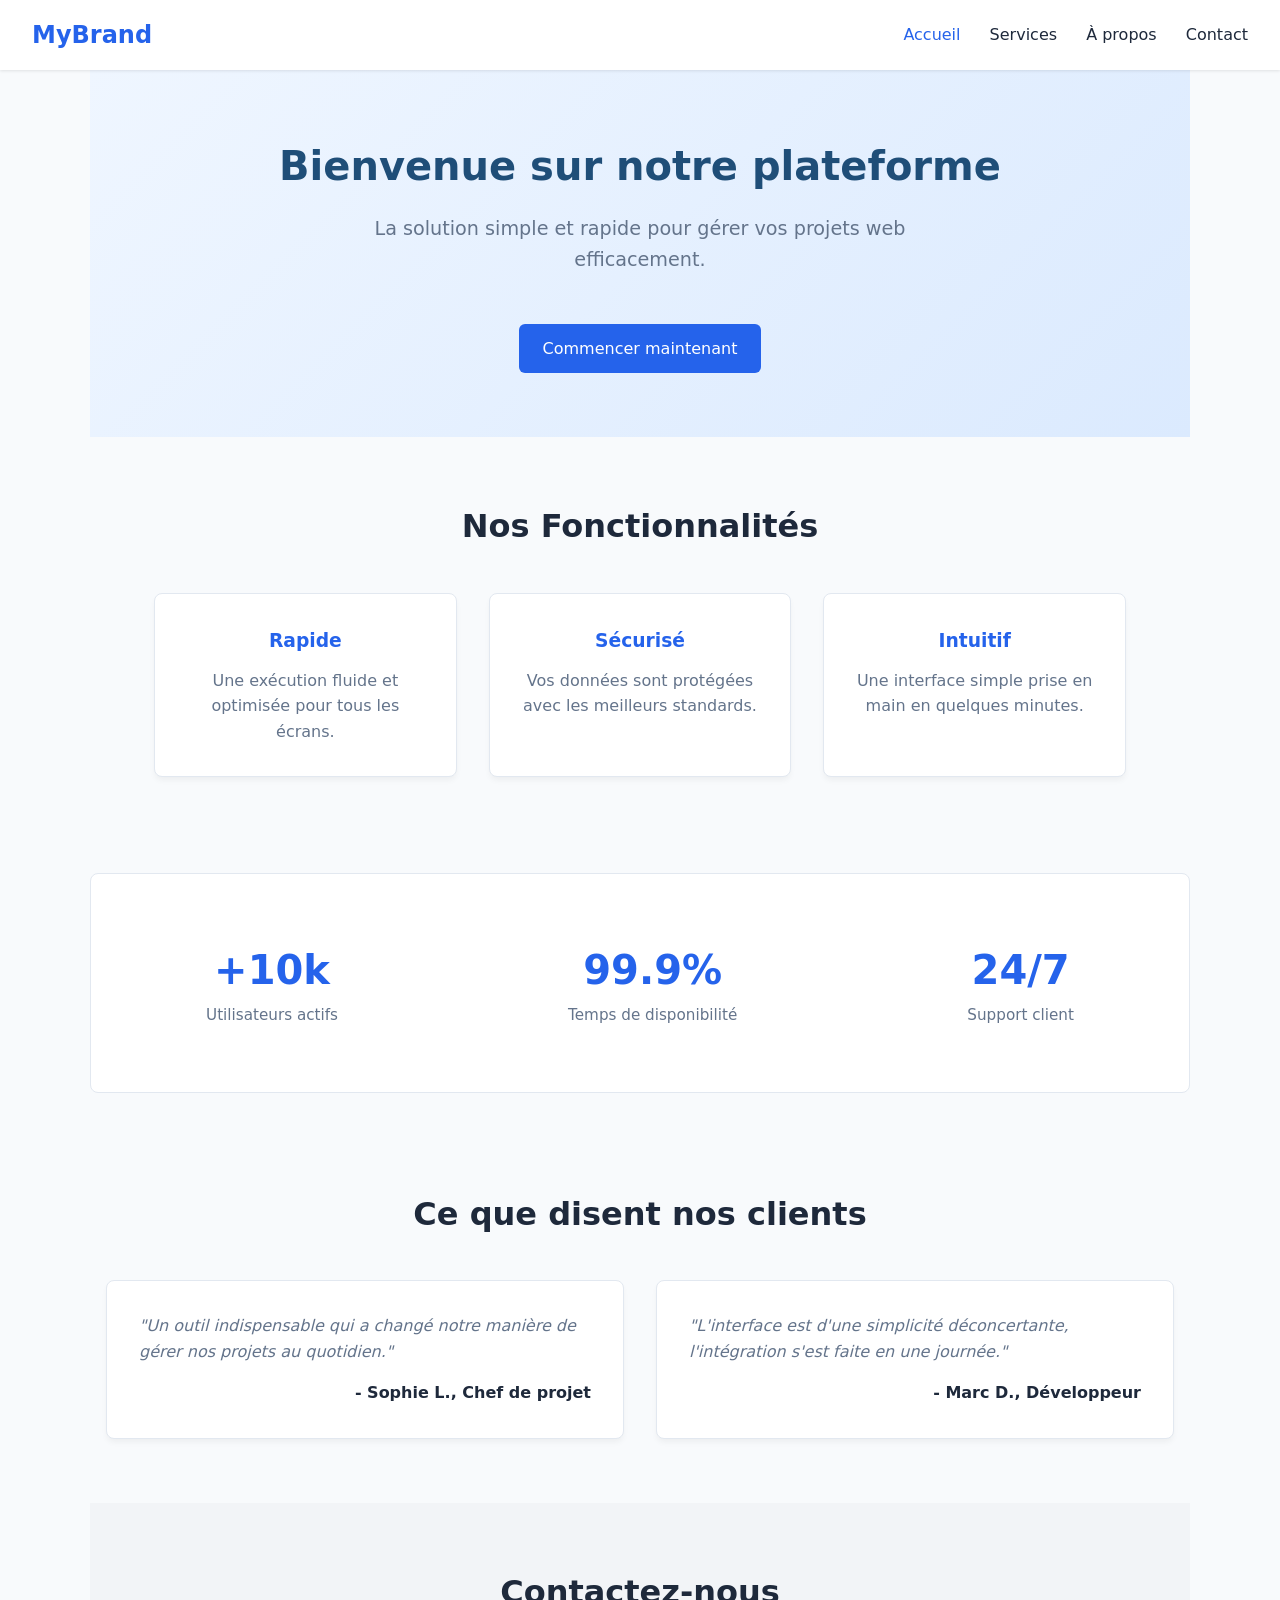
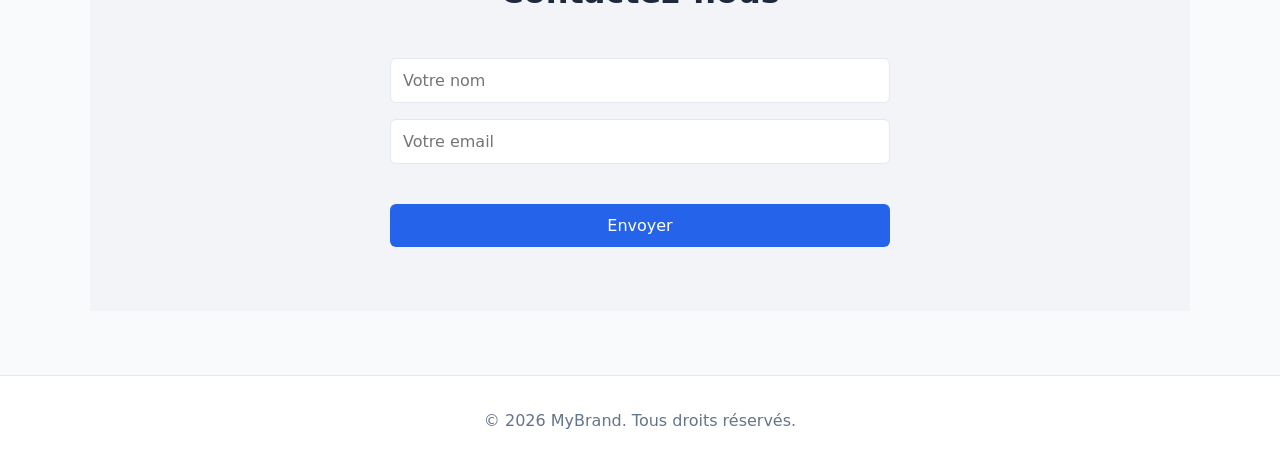
<file: index.html>
<!DOCTYPE html>
<html lang="fr">
<head>
  <meta charset="UTF-8">
  <meta name="viewport" content="width=device-width, initial-scale=1.0">
  <title>Accueil - Landing Page Project</title>
  <link rel="stylesheet" href="index.css">
</head>
<body>

  <!-- MA-02: Header -->
  <header class="navbar">
    <div class="logo">MyBrand</div>
    <nav>
      <a href="index.html" class="active">Accueil</a>
      <a href="services.html">Services</a>
      <a href="about.html">À propos</a>
      <a href="#contact">Contact</a>
    </nav>
  </header>

  <!-- MA-03: Hero Section -->
  <section id="hero" class="hero">
    <h1>Bienvenue sur notre plateforme</h1>
    <p>La solution simple et rapide pour gérer vos projets web efficacement.</p>
    <a href="#contact" class="btn">Commencer maintenant</a>
  </section>

  <!-- MA-04: Features Section -->
  <section id="features" class="features">
    <h2>Nos Fonctionnalités</h2>
    <div class="cards-container">
      <div class="card">
        <h3>Rapide</h3>
        <p>Une exécution fluide et optimisée pour tous les écrans.</p>
      </div>
      <div class="card">
        <h3>Sécurisé</h3>
        <p>Vos données sont protégées avec les meilleurs standards.</p>
      </div>
      <div class="card">
        <h3>Intuitif</h3>
        <p>Une interface simple prise en main en quelques minutes.</p>
      </div>
    </div>
  </section>

  <!-- NOUVELLE SECTION 1: Statistiques / Chiffres clés -->
  <section id="stats" class="stats">
    <div class="stats-grid">
      <div class="stat-item">
        <span class="number">+10k</span>
        <span class="label">Utilisateurs actifs</span>
      </div>
      <div class="stat-item">
        <span class="number">99.9%</span>
        <span class="label">Temps de disponibilité</span>
      </div>
      <div class="stat-item">
        <span class="number">24/7</span>
        <span class="label">Support client</span>
      </div>
    </div>
  </section>

  <!-- NOUVELLE SECTION 2: Témoignages clients -->
  <section id="testimonials" class="testimonials">
    <h2>Ce que disent nos clients</h2>
    <div class="cards-container">
      <div class="card testimonial-card">
        <p>"Un outil indispensable qui a changé notre manière de gérer nos projets au quotidien."</p>
        <span class="author">- Sophie L., Chef de projet</span>
      </div>
      <div class="card testimonial-card">
        <p>"L'interface est d'une simplicité déconcertante, l'intégration s'est faite en une journée."</p>
        <span class="author">- Marc D., Développeur</span>
      </div>
    </div>
  </section>

  <!-- MA-06: Contact Section -->
  <section id="contact" class="contact">
    <h2>Contactez-nous</h2>
    <form class="contact-form">
      <input type="text" placeholder="Votre nom" required>
      <input type="email" placeholder="Votre email" required>
      <button type="submit" class="btn">Envoyer</button>
    </form>
  </section>

  <div></div>

  <!-- MA-07: Footer -->
  <footer>
    <p>&copy; 2026 MyBrand. Tous droits réservés.</p>
  </footer>

</body>
</html>
</file>
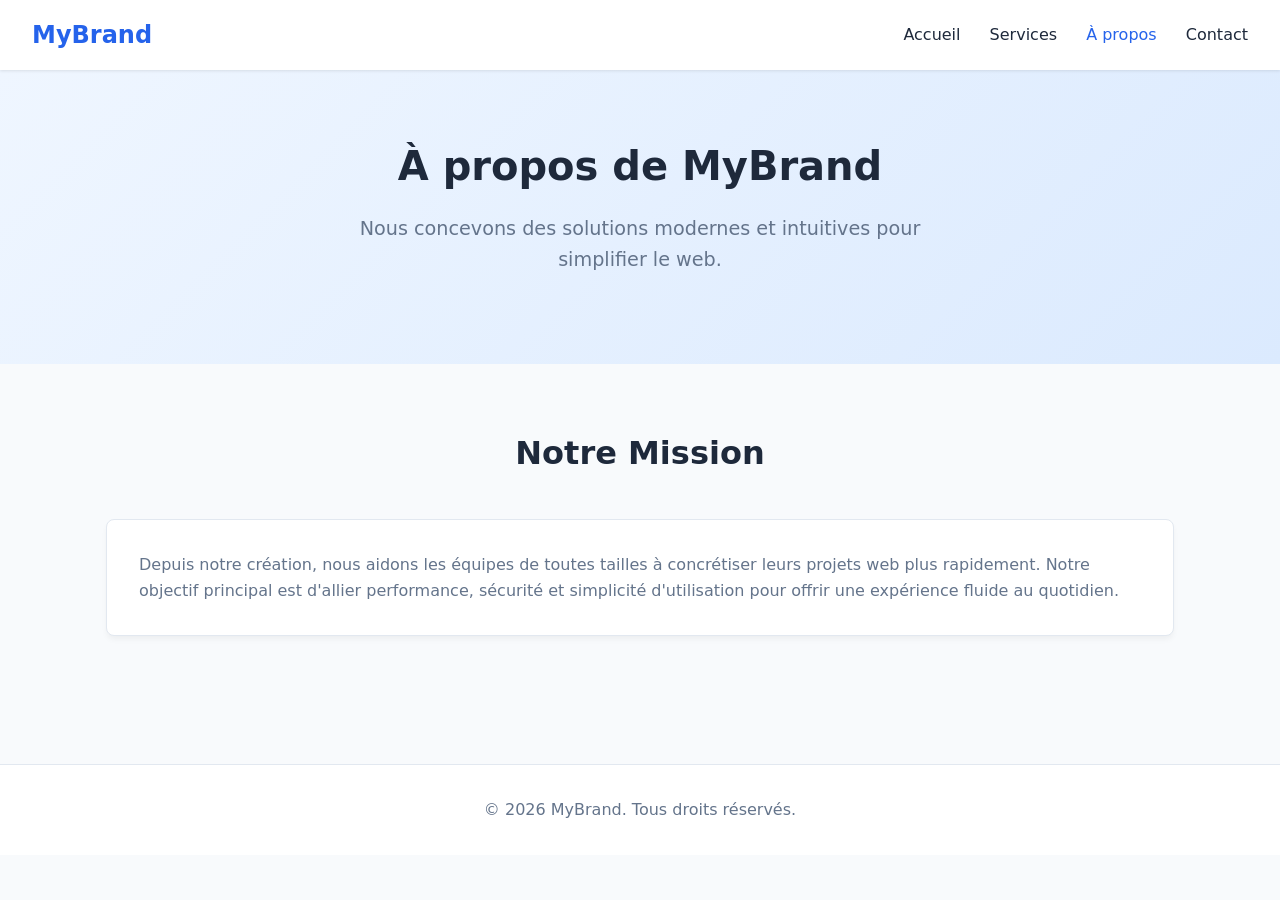
<file: about.html>
<!DOCTYPE html>
<html lang="fr">
<head>
  <meta charset="UTF-8">
  <meta name="viewport" content="width=device-width, initial-scale=1.0">
  <title>À propos - MyBrand</title>
  <link rel="stylesheet" href="index.css">
</head>
<body>

  <!-- Header -->
  <header class="navbar">
    <div class="logo">MyBrand</div>
    <nav>
      <a href="index.html">Accueil</a>
      <a href="services.html">Services</a>
      <a href="about.html" class="active">À propos</a>
      <a href="index.html#contact">Contact</a>
    </nav>
  </header>

  <!-- En-tête de la page -->
  <div class="page-header">
    <h1>À propos de MyBrand</h1>
    <p>Nous concevons des solutions modernes et intuitives pour simplifier le web.</p>
  </div>

  <!-- Notre Mission -->
  <section class="about-content">
    <h2>Notre Mission</h2>
    <div class="card">
      <p>Depuis notre création, nous aidons les équipes de toutes tailles à concrétiser leurs projets web plus rapidement. Notre objectif principal est d'allier performance, sécurité et simplicité d'utilisation pour offrir une expérience fluide au quotidien.</p>
    </div>
  </section>

  <div></div>

  <!-- Footer -->
  <footer>
    <p>&copy; 2026 MyBrand. Tous droits réservés.</p>
  </footer>

</body>
</html>
</file>
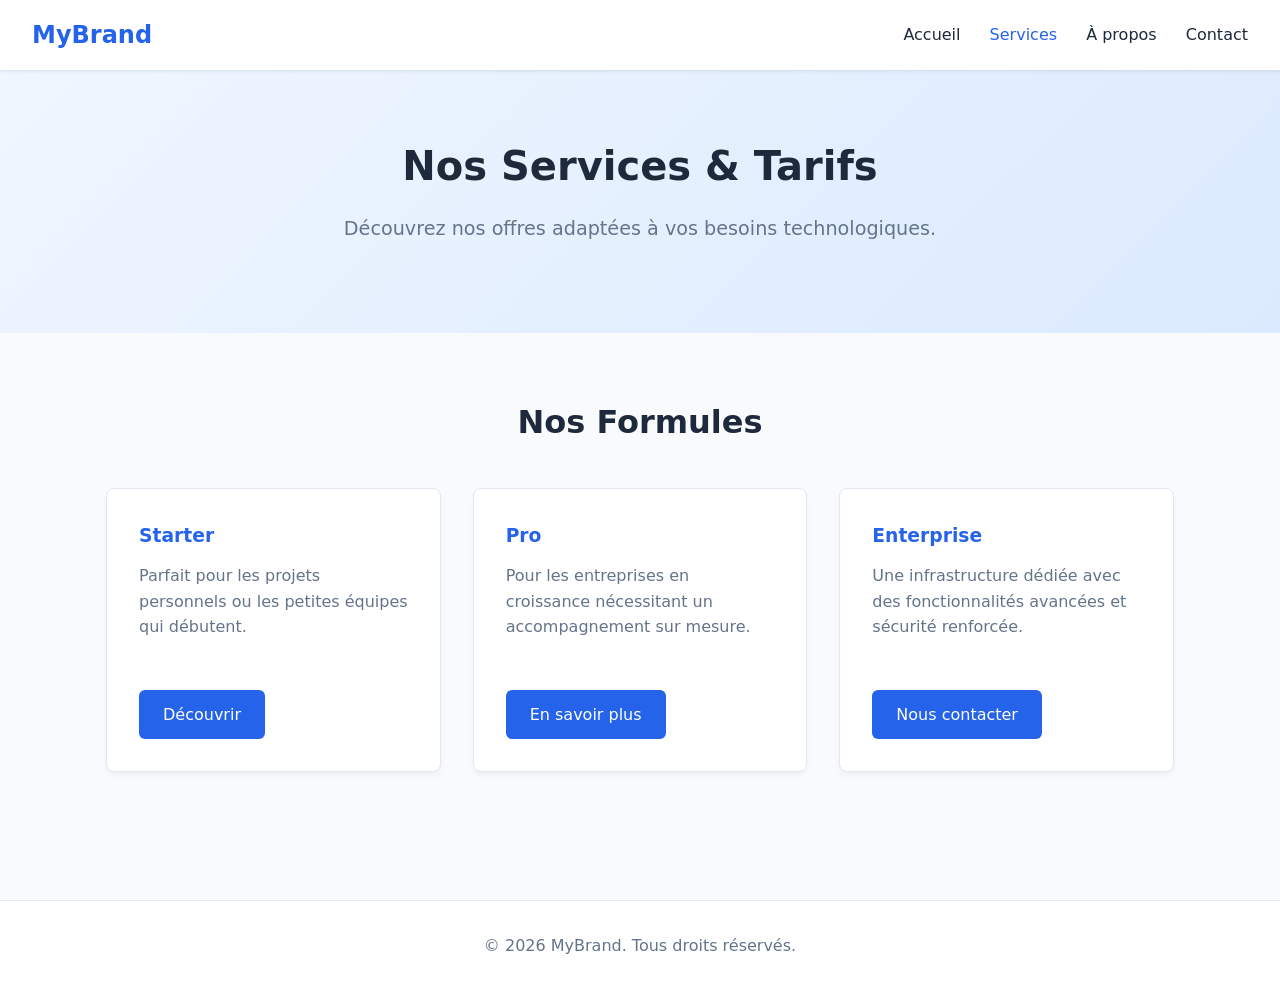
<file: services.html>
<!DOCTYPE html>
<html lang="fr">
<head>
  <meta charset="UTF-8">
  <meta name="viewport" content="width=device-width, initial-scale=1.0">
  <title>Nos Services - MyBrand</title>
  <link rel="stylesheet" href="index.css">
</head>
<body>

  <!-- Header -->
  <header class="navbar">
    <div class="logo">MyBrand</div>
    <nav>
      <a href="index.html">Accueil</a>
      <a href="services.html" class="active">Services</a>
      <a href="about.html">À propos</a>
      <a href="index.html#contact">Contact</a>
    </nav>
  </header>

  <!-- En-tête de la page -->
  <div class="page-header">
    <h1>Nos Services & Tarifs</h1>
    <p>Découvrez nos offres adaptées à vos besoins technologiques.</p>
  </div>

  <!-- Offres / Tarifs -->
  <section class="services-list">
    <h2>Nos Formules</h2>
    <div class="cards-container">
      <div class="card">
        <h3>Starter</h3>
        <p>Parfait pour les projets personnels ou les petites équipes qui débutent.</p>
        <br>
        <a href="index.html#contact" class="btn">Découvrir</a>
      </div>
      <div class="card">
        <h3>Pro</h3>
        <p>Pour les entreprises en croissance nécessitant un accompagnement sur mesure.</p>
        <br>
        <a href="index.html#contact" class="btn">En savoir plus</a>
      </div>
      <div class="card">
        <h3>Enterprise</h3>
        <p>Une infrastructure dédiée avec des fonctionnalités avancées et sécurité renforcée.</p>
        <br>
        <a href="index.html#contact" class="btn">Nous contacter</a>
      </div>
    </div>
  </section>

  <div></div>

  <!-- Footer -->
  <footer>
    <p>&copy; 2026 MyBrand. Tous droits réservés.</p>
  </footer>

</body>
</html>
</file>
<file: index.css>
*{
      margin: 0;
      padding: 0;
      box-sizing: border-box;
      font-family: 'Segoe UI', Tahoma, Geneva, Verdana, sans-serif;
    }

    body {
      color: #333;
      line-height: 1.6;
    }

    /* MA-02: Navbar */ 
    .navbar {
      display: flex;
      justify-content: space-between;
      align-items: center;
      padding: 1rem 5%;
      background-color: #1f4e78;
      color: #fff;
    }

    .navbar a {
      color: #fff;
      text-decoration: none;
      margin-left: 1.5rem;
    }

    /* MA-03: Hero Section */
    .hero {
      text-align: center;
      padding: 5rem 1rem;
      background-color: #f2f4f7;
    }

    .hero h1 {
      font-size: 2.5rem;
      margin-bottom: 1rem;
      color: #1f4e78;
    }

    .btn {
      display: inline-block;
      margin-top: 1.5rem;
      padding: 0.75rem 1.5rem;
      background-color: #1f4e78;
      color: #fff;
      text-decoration: none;
      border-radius: 4px;
      border: none;
      cursor: pointer;
    }

    /* MA-04: Features Section */
    .features {
      padding: 4rem 5%;
      text-align: center;
    }

    .cards-container {
      display: flex;
      justify-content: center;
      gap: 2rem;
      margin-top: 2rem;
      flex-wrap: wrap;
    }

    .card {
      flex: 1;
      min-width: 250px;
      padding: 1.5rem;
      border: 1px solid #d9d9d9;
      border-radius: 8px;
    }

    /* MA-06: Contact Form */
    .contact {
      padding: 4rem 5%;
      background-color: #f2f4f7;
      text-align: center;
    }

    .contact-form {
      max-width: 400px;
      margin: 1.5rem auto 0;
      display: flex;
      flex-direction: column;
      gap: 1rem;
    }

    .contact-form input {
      padding: 0.75rem;
      border: 1px solid #ccc;
      border-radius: 4px;
    }

    /* MA-07: Footer */
    footer {
      text-align: center;
      padding: 1.5rem;
      background-color: #1f4e78;
      color: #fff;
    }

    /* --- RESET ET VARIABLES BASE --- */
:root {
  --primary-color: #2563eb;
  --primary-hover: #1d4ed8;
  --bg-color: #f8fafc;
  --card-bg: #ffffff;
  --text-color: #1e293b;
  --text-muted: #64748b;
  --border-color: #e2e8f0;
  --max-width: 1100px;
}

* {
  box-sizing: border-box;
  margin: 0;
  padding: 0;
  font-family: system-ui, -apple-system, BlinkMacSystemFont, 'Segoe UI', Roboto, Oxygen, Ubuntu, Cantarell, sans-serif;
}

body {
  background-color: var(--bg-color);
  color: var(--text-color);
  line-height: 1.6;
}

/* --- HEADER / NAVBAR --- */
.navbar {
  display: flex;
  justify-content: space-between;
  align-items: center;
  padding: 1rem 2rem;
  background-color: #ffffff;
  box-shadow: 0 1px 3px rgba(0,0,0,0.1);
  position: sticky;
  top: 0;
  z-index: 100;
}

.logo {
  font-size: 1.5rem;
  font-weight: bold;
  color: var(--primary-color);
}

.navbar nav a {
  margin-left: 1.5rem;
  text-decoration: none;
  color: var(--text-color);
  font-weight: 500;
  transition: color 0.2s ease;
}

.navbar nav a:hover,
.navbar nav a.active {
  color: var(--primary-color);
}

/* --- HERO SECTION & HEADERS PAGE --- */
.hero, .page-header {
  text-align: center;
  padding: 4rem 1rem;
  background: linear-gradient(135deg, #eff6ff 0%, #dbeafe 100%);
}

.hero h1, .page-header h1 {
  font-size: 2.5rem;
  margin-bottom: 1rem;
}

.hero p, .page-header p {
  font-size: 1.2rem;
  color: var(--text-muted);
  max-width: 600px;
  margin: 0 auto 1.5rem auto;
}

/* --- BOUTONS --- */
.btn {
  display: inline-block;
  background-color: var(--primary-color);
  color: white;
  padding: 0.75rem 1.5rem;
  border-radius: 0.375rem;
  text-decoration: none;
  border: none;
  font-size: 1rem;
  cursor: pointer;
  transition: background-color 0.2s ease;
}

.btn:hover {
  background-color: var(--primary-hover);
}

/* --- SECTIONS ET CARTES --- */
section {
  padding: 4rem 1rem;
  max-width: var(--max-width);
  margin: 0 auto;
}

section h2 {
  text-align: center;
  font-size: 2rem;
  margin-bottom: 2.5rem;
}

.cards-container {
  display: grid;
  grid-template-columns: repeat(auto-fit, minmax(280px, 1fr));
  gap: 2rem;
}

.card {
  background: var(--card-bg);
  padding: 2rem;
  border-radius: 0.5rem;
  border: 1px solid var(--border-color);
  box-shadow: 0 4px 6px -1px rgba(0, 0, 0, 0.05);
}

.card h3 {
  margin-bottom: 0.75rem;
  color: var(--primary-color);
}

.card p {
  color: var(--text-muted);
}

/* --- NOUVELLE SECTION 1: STATISTIQUES --- */
.stats {
  background-color: #ffffff;
  border-radius: 0.5rem;
  margin-top: 2rem;
  margin-bottom: 2rem;
  border: 1px solid var(--border-color);
}

.stats-grid {
  display: flex;
  justify-content: space-around;
  flex-wrap: wrap;
  gap: 2rem;
  text-align: center;
}

.stat-item .number {
  display: block;
  font-size: 2.5rem;
  font-weight: bold;
  color: var(--primary-color);
}

.stat-item .label {
  color: var(--text-muted);
  font-size: 0.95rem;
}

/* --- NOUVELLE SECTION 2: TÉMOIGNAGES --- */
.testimonials .testimonial-card {
  font-style: italic;
  display: flex;
  flex-direction: column;
  justify-content: space-between;
}

.testimonials .author {
  margin-top: 1rem;
  font-style: normal;
  font-weight: bold;
  color: var(--text-color);
  text-align: right;
}

/* --- CONTACT SECTION & FORMULAIRE --- */
.contact-form {
  max-width: 500px;
  margin: 0 auto;
  display: flex;
  flex-direction: column;
  gap: 1rem;
}

.contact-form input, 
.contact-form textarea {
  width: 100%;
  padding: 0.75rem;
  border: 1px solid var(--border-color);
  border-radius: 0.375rem;
  font-size: 1rem;
}

.contact-form textarea {
  resize: vertical;
  min-height: 120px;
}

/* --- FOOTER --- */
footer {
  text-align: center;
  padding: 2rem 1rem;
  background-color: #ffffff;
  border-top: 1px solid var(--border-color);
  color: var(--text-muted);
  margin-top: 4rem;
}
</file>
